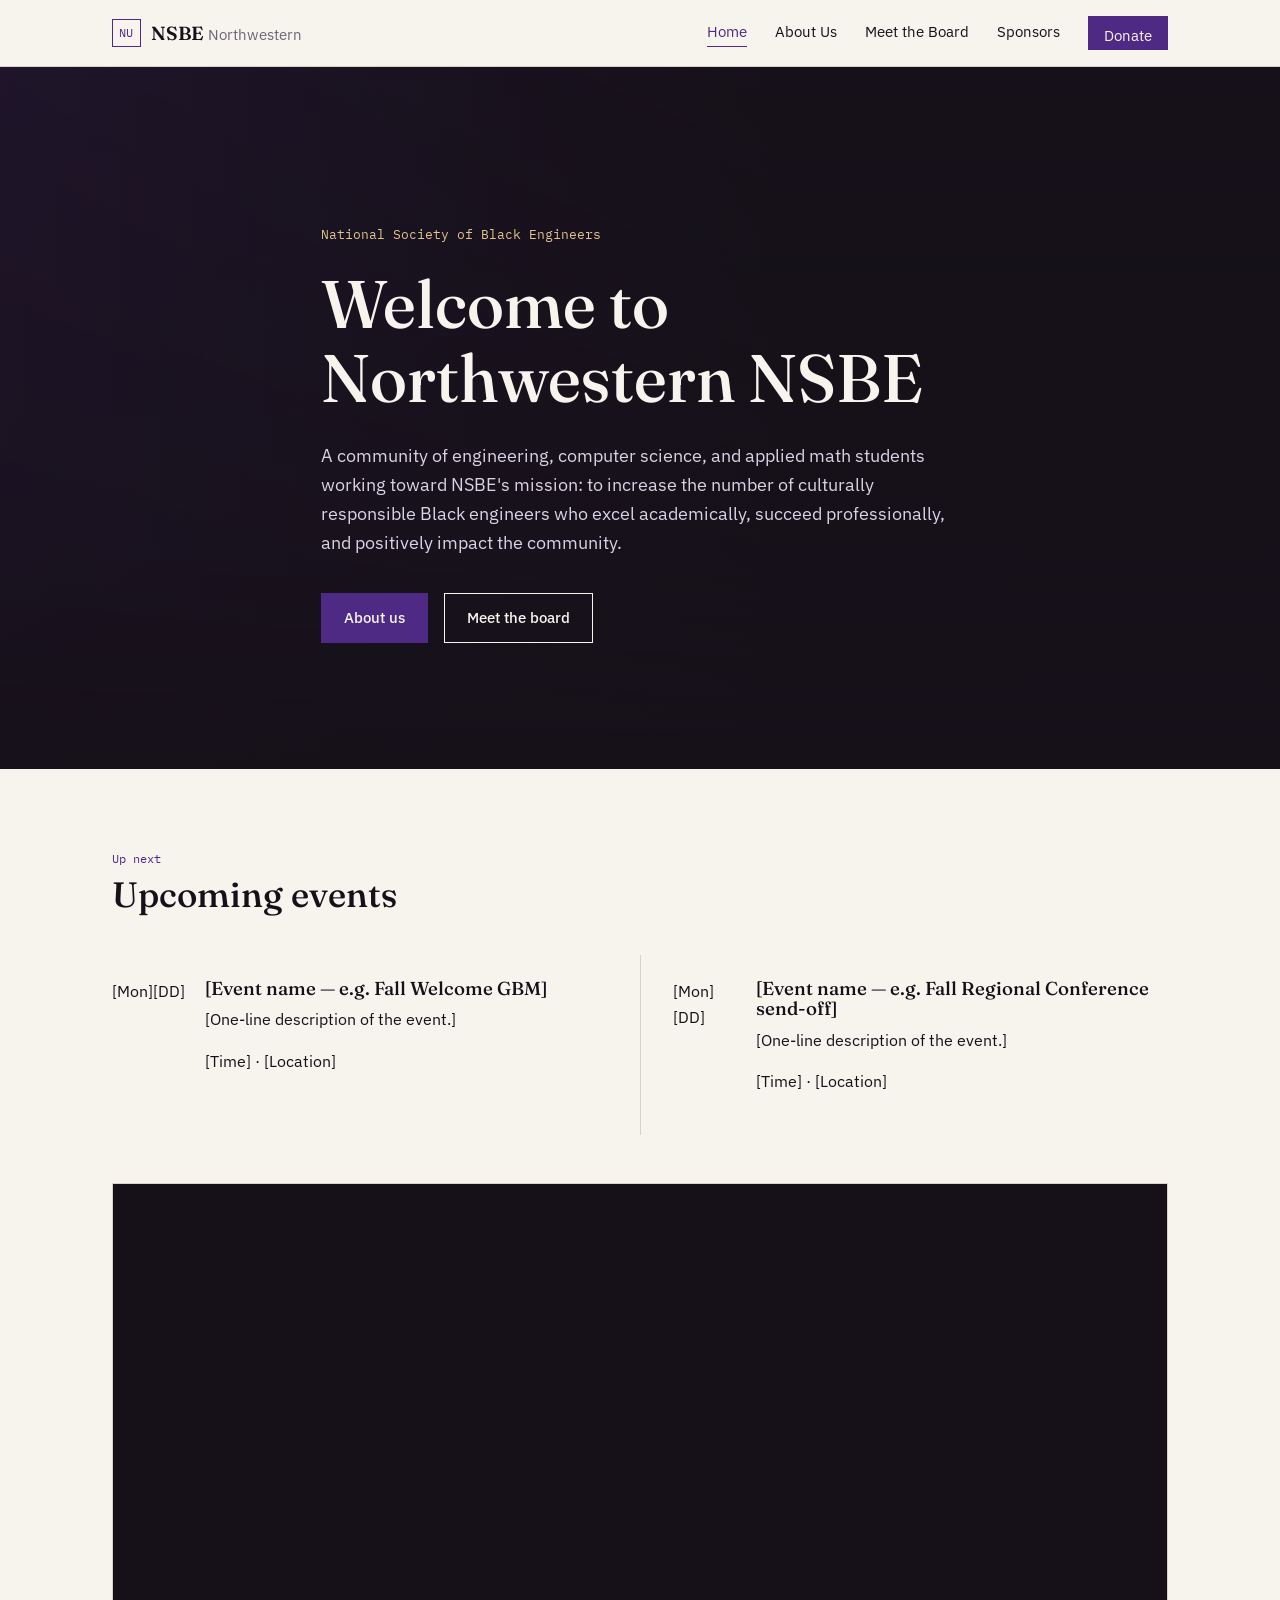
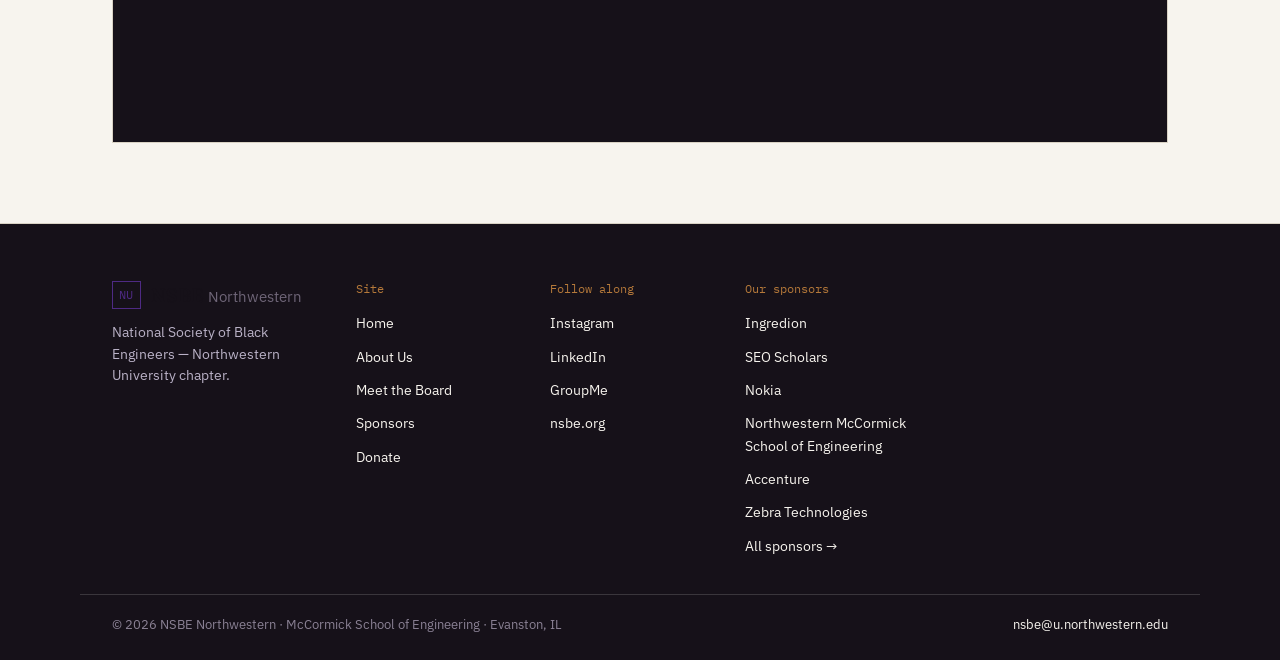
<file: index.html>
<!DOCTYPE html>
<html lang="en">
<head>
<meta charset="UTF-8">
<meta name="viewport" content="width=device-width, initial-scale=1.0">
<title>NSBE — Northwestern University Chapter</title>
<meta name="description" content="The Northwestern University chapter of the National Society of Black Engineers.">
<link rel="preconnect" href="https://fonts.googleapis.com">
<link rel="preconnect" href="https://fonts.gstatic.com" crossorigin>
<link href="https://fonts.googleapis.com/css2?family=Fraunces:ital,opsz,wght@0,9..144,400;0,9..144,500;0,9..144,600;1,9..144,500&family=IBM+Plex+Sans:wght@400;500;600&family=IBM+Plex+Mono:wght@400;500&display=swap" rel="stylesheet">
<link rel="stylesheet" href="style.css">
    <link rel="icon" href="data:image/svg+xml,<svg xmlns=%22http://www.w3.org/2000/svg%22 viewBox=%220 0 16 16%22><text y=%2214%22 font-size=%2214%22>.✨</text></svg>">
</head>
<body data-page="home">

<div id="site-header"></div>

<main id="top">

  <section class="hero hero--photo">
    <div class="hero__photos" aria-hidden="true">
      <img class="hero__photo hero__photo--1" src="images/hero-1.jpg" alt="">
      <img class="hero__photo hero__photo--2" src="images/hero-2.jpg" alt="">
      <img class="hero__photo hero__photo--3" src="images/hero-3.jpg" alt="">
      <img class="hero__photo hero__photo--4" src="images/hero-4.jpg" alt="">
      <div class="hero__photo-overlay"></div>
    </div>
    <div class="wrap hero__content">
      <p class="eyebrow-plain">National Society of Black Engineers</p>
      <h1 class="hero__title">Welcome to<br>Northwestern NSBE</h1>
      <p class="hero__lede">A community of engineering, computer science, and applied math students working toward NSBE's mission: to increase the number of culturally responsible Black engineers who excel academically, succeed professionally, and positively impact the community.</p>
      <div class="hero__actions">
        <a href="about.html" class="btn btn--primary btn--on-photo">About us</a>
        <a href="board.html" class="btn btn--ghost btn--on-photo">Meet the board</a>
      </div>
    </div>
  </section>

  <section id="events" class="section">
  <div class="wrap">
    <div class="section-head">
      <p class="section-num">Up next</p>
      <h2>Upcoming events</h2>
    </div>

    <!-- Side-by-side events container -->
    <ol class="events-grid">
      <li class="event-card event-card--left">
        <div class="event__date"><span class="event__month">[Mon]</span><span class="event__day">[DD]</span></div>
        <div class="event__body">
          <h3>[Event name — e.g. Fall Welcome GBM]</h3>
          <p>[One-line description of the event.]</p>
          <p class="event__meta">[Time] · [Location]</p>
        </div>
      </li>
      
      <li class="event-card event-card--right">
        <div class="event__date"><span class="event__month">[Mon]</span><span class="event__day">[DD]</span></div>
        <div class="event__body">
          <h3>[Event name — e.g. Fall Regional Conference send-off]</h3>
          <p>[One-line description of the event.]</p>
          <p class="event__meta">[Time] · [Location]</p>
        </div>
      </li>
    </ol>

    <!-- Rotating Image Carousel (Height: 560px) -->
    <div class="events-carousel" aria-label="Events photo gallery">
      <div class="carousel__track">
        <img class="carousel__photo" src="caro-1.jpg" alt="Event photo 1">
        <img class="carousel__photo" src="caro-2.jpg" alt="Event photo 2">
        <img class="carousel__photo" src="caro-3.jpg" alt="Event photo 3">
        <img class="carousel__photo" src="caro-4.jpg" alt="Event photo 4">
        <img class="carousel__photo" src="caro-5.jpg" alt="Event photo 5">
        <img class="carousel__photo" src="caro-6.jpg" alt="Event photo 6">
        <img class="carousel__photo" src="caro-7.jpg" alt="Event photo 7">
      </div>
    </div>

  </div>
</section>

</main>

<div id="site-footer"></div>

<script src="script.js"></script>
</body>
</html>
</file>
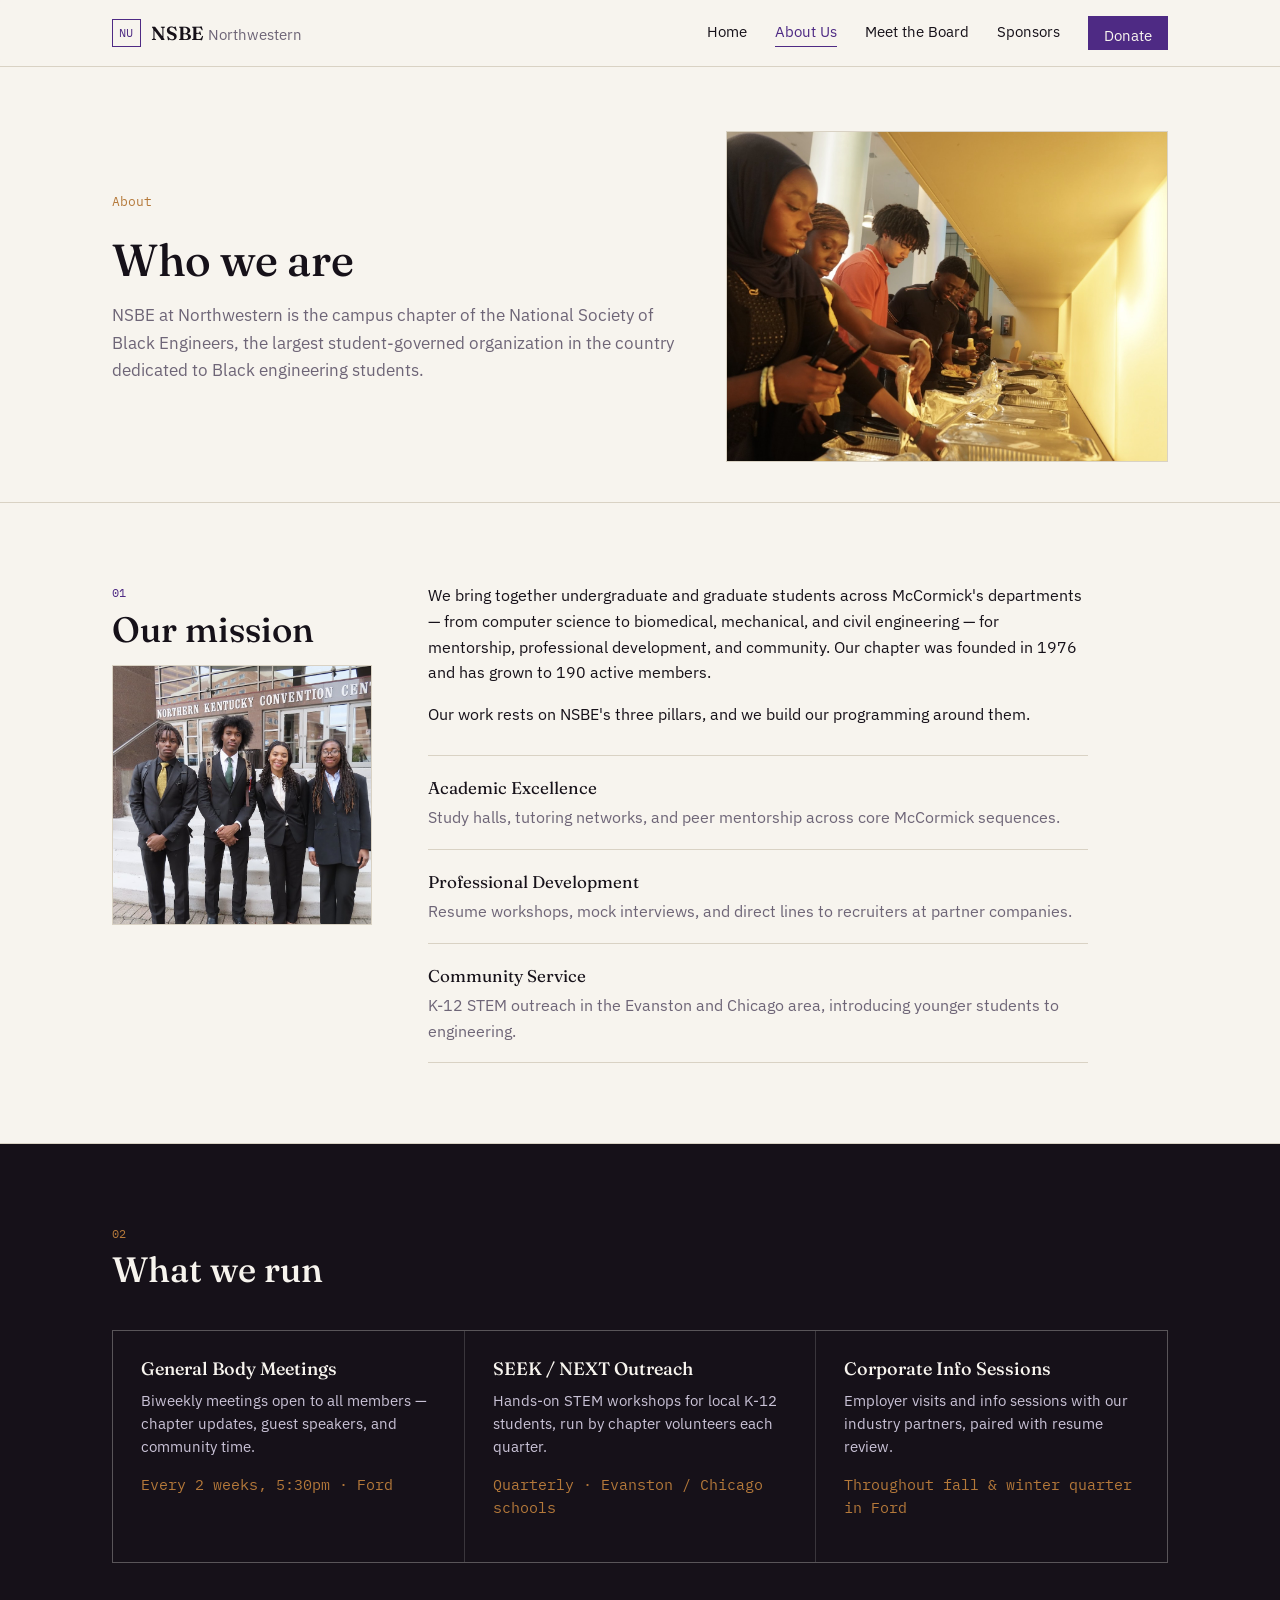
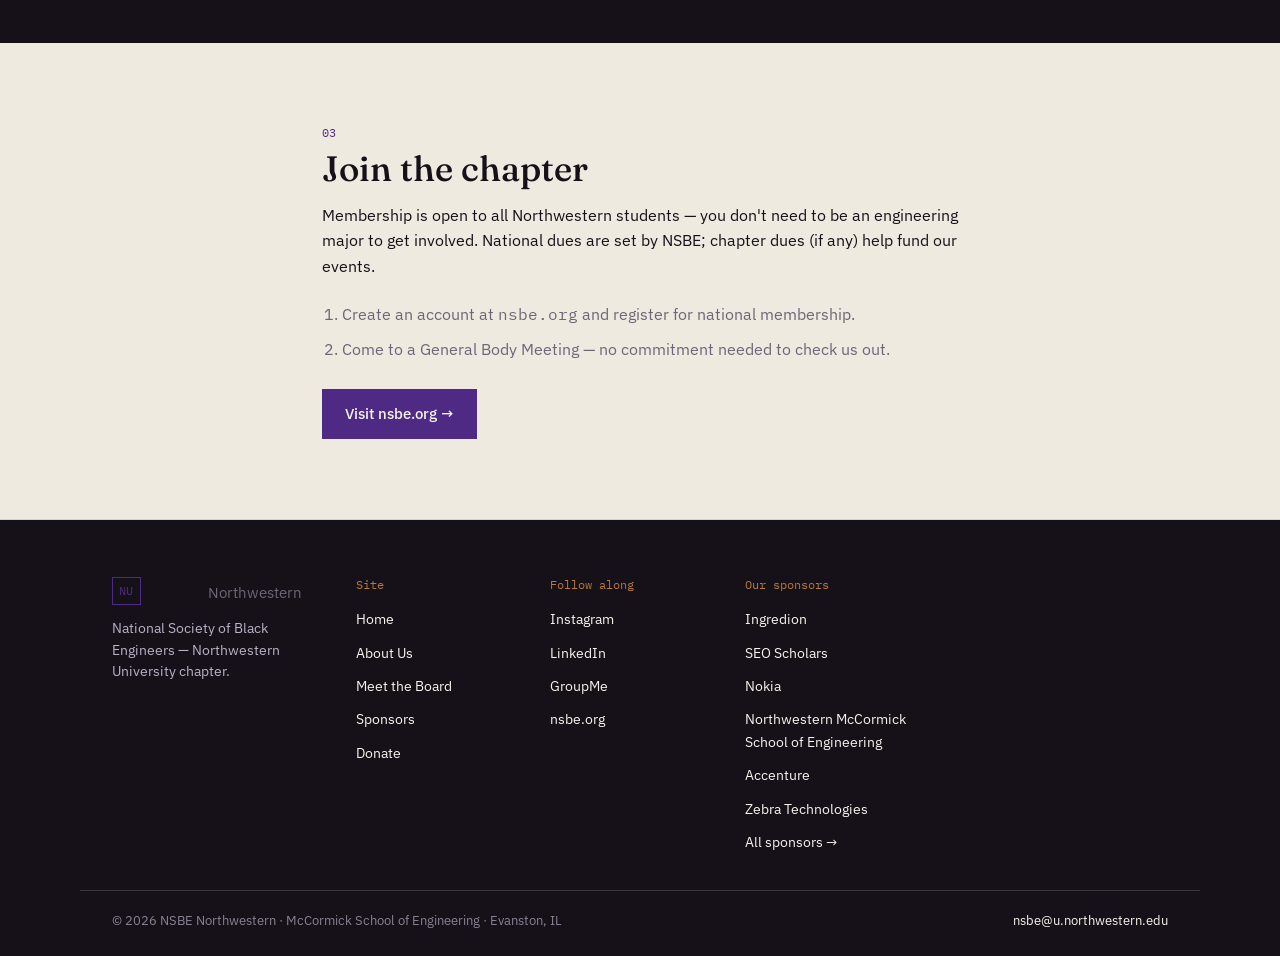
<file: about.html>
<!DOCTYPE html>
<html lang="en">
<head>
<meta charset="UTF-8">
<meta name="viewport" content="width=device-width, initial-scale=1.0">
<title>About Us — NSBE Northwestern</title>
<link rel="preconnect" href="https://fonts.googleapis.com">
<link rel="preconnect" href="https://fonts.gstatic.com" crossorigin>
<link href="https://fonts.googleapis.com/css2?family=Fraunces:ital,opsz,wght@0,9..144,400;0,9..144,500;0,9..144,600;1,9..144,500&family=IBM+Plex+Sans:wght@400;500;600&family=IBM+Plex+Mono:wght@400;500&display=swap" rel="stylesheet">
<link rel="stylesheet" href="style.css">
  <link rel="icon" href="data:image/svg+xml,<svg xmlns=%22http://www.w3.org/2000/svg%22 viewBox=%220 0 16 16%22><text y=%2214%22 font-size=%2214%22>.✨</text></svg>">
</head>
<body data-page="about">

<div id="site-header"></div>

<main>
  <section class="page-header">
    <div class="wrap page-header__grid">
      <div>
        <p class="eyebrow-plain">About</p>
        <h1>Who we are</h1>
        <p class="page-header__lede">NSBE at Northwestern is the campus chapter of the National Society of Black Engineers, the largest student-governed organization in the country dedicated to Black engineering students.</p>
      </div>
      <div class="page-header__photo">
        <img src="about us 1.jpg" alt="Photo of NSBE Northwestern members">
      </div>
    </div>
  </section>

  <section class="section">
    <div class="wrap about__grid">
      <div class="section-head">
        <p class="section-num">01</p>
        <h2>Our mission</h2>
        <div class="about__photo">
          <img src="about us 2.jpg" alt="Photo of an NSBE Northwestern event">
        </div>
      </div>
      <div class="about__body">
        <p>We bring together undergraduate and graduate students across McCormick's departments — from computer science to biomedical, mechanical, and civil engineering — for mentorship, professional development, and community. Our chapter was founded in 1976 and has grown to 190 active members.</p>
        <p>Our work rests on NSBE's three pillars, and we build our programming around them.</p>
        <ul class="pillars">
          <li><span class="pillars__label">Academic Excellence</span>Study halls, tutoring networks, and peer mentorship across core McCormick sequences.</li>
          <li><span class="pillars__label">Professional Development</span>Resume workshops, mock interviews, and direct lines to recruiters at partner companies.</li>
          <li><span class="pillars__label">Community Service</span>K-12 STEM outreach in the Evanston and Chicago area, introducing younger students to engineering.</li>
        </ul>
      </div>
    </div>
  </section>

  <section class="section section--dark">
    <div class="wrap">
      <div class="section-head section-head--light">
        <p class="section-num">02</p>
        <h2>What we run</h2>
      </div>
      <div class="programs__grid">
        <article class="program">
          <h3>General Body Meetings</h3>
          <p>Biweekly meetings open to all members — chapter updates, guest speakers, and community time.</p>
          <p class="program__meta">Every 2 weeks, 5:30pm · Ford </p>
        </article>
        <article class="program">
          <h3>SEEK / NEXT Outreach</h3>
          <p>Hands-on STEM workshops for local K-12 students, run by chapter volunteers each quarter.</p>
          <p class="program__meta">Quarterly · Evanston / Chicago schools</p>
        </article>
        <article class="program">
          <h3>Corporate Info Sessions</h3>
          <p>Employer visits and info sessions with our industry partners, paired with resume review.</p>
          <p class="program__meta">Throughout fall &amp; winter quarter in Ford</p>
        </article>
      </div>
    </div>
  </section>

  <section class="section join">
    <div class="wrap join__grid join__grid--single">
      <div>
        <p class="section-num">03</p>
        <h2>Join the chapter</h2>
        <p>Membership is open to all Northwestern students — you don't need to be an engineering major to get involved. National dues are set by NSBE; chapter dues (if any) help fund our events.</p>
        <ol class="join-steps">
          <li>Create an account at <span class="mono">nsbe.org</span> and register for national membership.</li>
          <li>Come to a General Body Meeting — no commitment needed to check us out.</li>
        </ol>
        <a href="https://nsbe.org" target="_blank" rel="noopener" class="btn btn--primary">Visit nsbe.org →</a>
      </div>
    </div>
  </section>
</main>

<div id="site-footer"></div>

<script src="script.js"></script>
</body>
</html>
</file>
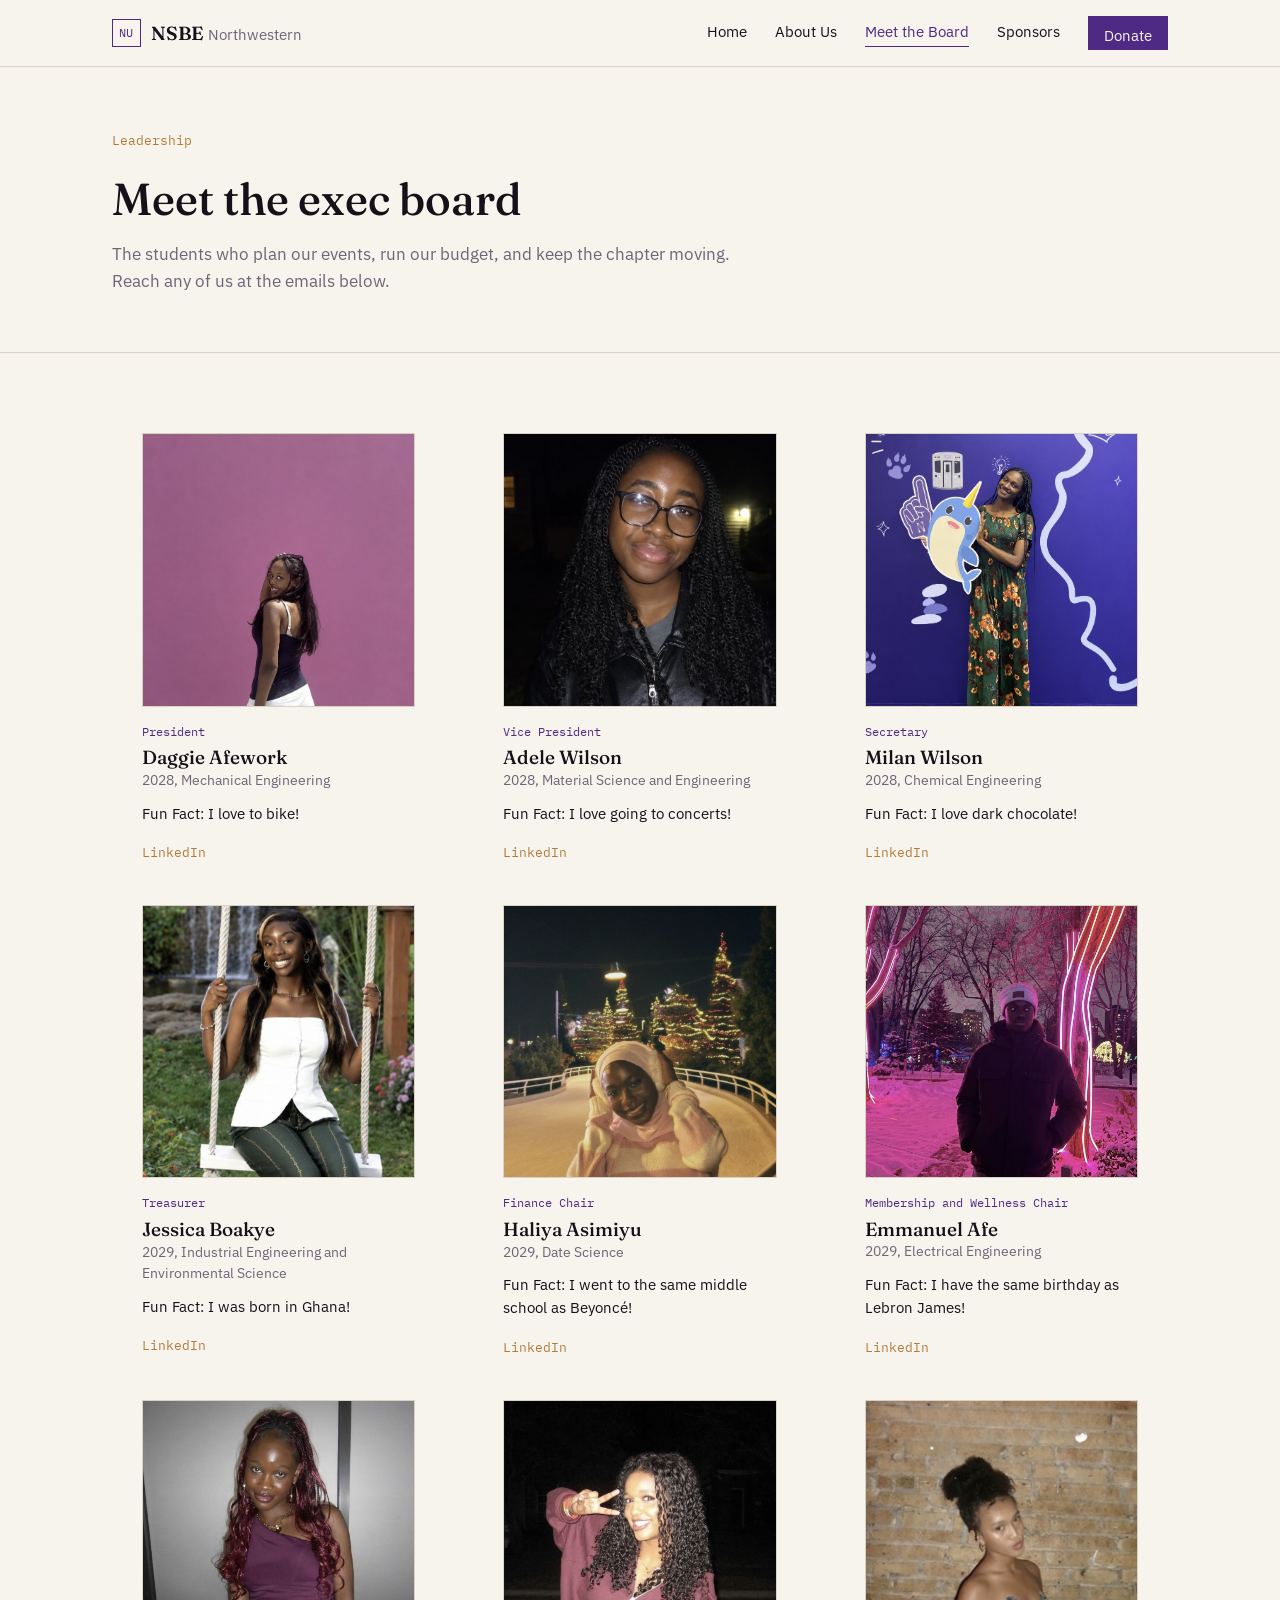
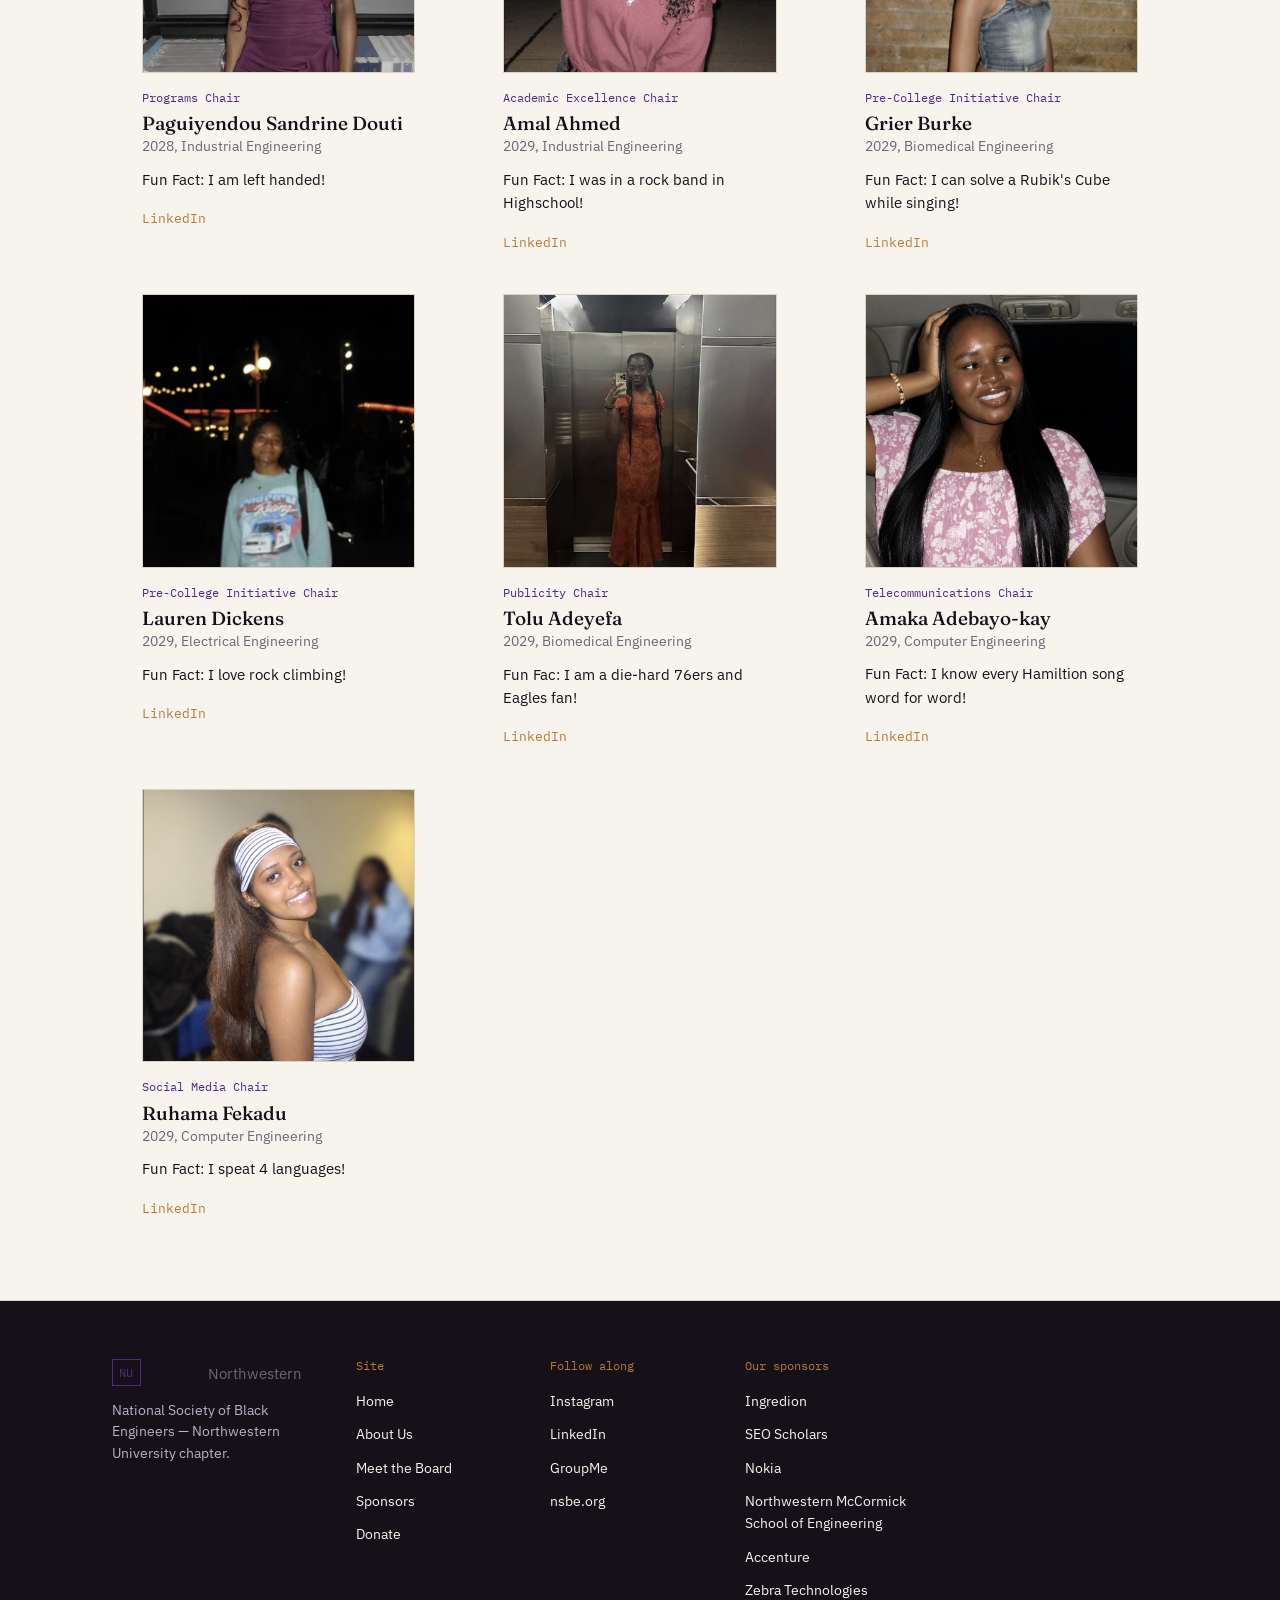
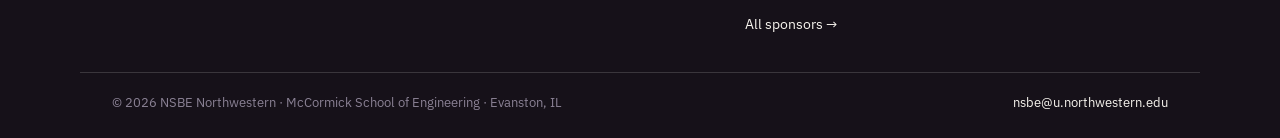
<file: board.html>
<!DOCTYPE html>
<html lang="en">
<head>
<meta charset="UTF-8">
<meta name="viewport" content="width=device-width, initial-scale=1.0">
<title>Meet the Board — NSBE Northwestern</title>
<link rel="preconnect" href="https://fonts.googleapis.com">
<link rel="preconnect" href="https://fonts.gstatic.com" crossorigin>
<link href="https://fonts.googleapis.com/css2?family=Fraunces:ital,opsz,wght@0,9..144,400;0,9..144,500;0,9..144,600;1,9..144,500&family=IBM+Plex+Sans:wght@400;500;600&family=IBM+Plex+Mono:wght@400;500&display=swap" rel="stylesheet">
<link rel="stylesheet" href="style.css">
    <link rel="icon" href="data:image/svg+xml,<svg xmlns=%22http://www.w3.org/2000/svg%22 viewBox=%220 0 16 16%22><text y=%2214%22 font-size=%2214%22>.✨</text></svg>">

</head>
<body data-page="board">

<div id="site-header"></div>

<main>
  <section class="page-header">
    <div class="wrap">
      <p class="eyebrow-plain">Leadership</p>
      <h1>Meet the exec board</h1>
      <p class="page-header__lede">The students who plan our events, run our budget, and keep the chapter moving. Reach any of us at the emails below.</p>
    </div>
  </section>

  <section class="section">
    <div class="wrap">
      <div class="board-cards">

        <article class="board-card">
          <div class="board-card__photo">
            <img src="president.jpg" alt="Photo of Daggie for the President">
          </div>
          <p class="board-card__role">President</p>
          <h3>Daggie Afework</h3>
          <p class="board-card__year">2028, Mechanical Engineering</p>
          <p class="board-card__blurb">Fun Fact: I love to bike!</p>
          <a class="board-card__linkedin" href="https://www.linkedin.com/in/dagimawetafework/" target="_blank" rel="noopener">LinkedIn</a>
        </article>

        <article class="board-card">
          <div class="board-card__photo">
            <img src="VP.jpg" alt="Portrait placeholder for the Vice President">
          </div>
          <p class="board-card__role">Vice President</p>
          <h3>Adele Wilson</h3>
          <p class="board-card__year">2028, Material Science and Engineering</p>
          <p class="board-card__blurb">Fun Fact: I love going to concerts!</p>
          <a class="board-card__linkedin" href="https://www.linkedin.com/in/adele-wilson-o/" target="_blank" rel="noopener">LinkedIn</a>
        </article>

        <article class="board-card">
          <div class="board-card__photo">
            <img src="secretart.jpg" alt="Portrait placeholder for the Secretary">
          </div>
          <p class="board-card__role">Secretary</p>
          <h3>Milan Wilson</h3>
          <p class="board-card__year">2028, Chemical Engineering</p>
          <p class="board-card__blurb">Fun Fact: I love dark chocolate!</p>
          <a class="board-card__linkedin" href="https://www.linkedin.com/in/milan-wilson2028/" target="_blank" rel="noopener">LinkedIn</a>
        </article>

        <article class="board-card">
          <div class="board-card__photo">
            <img src="Treasure.jpg" alt="Portrait placeholder for the Treasurer">
          </div>
          <p class="board-card__role">Treasurer</p>
          <h3>Jessica Boakye</h3>
          <p class="board-card__year">2029, Industrial Engineering and Environmental Science</p>
          <p class="board-card__blurb">Fun Fact: I was born in Ghana!</p>
          <a class="board-card__linkedin" href="https://www.linkedin.com/in/jessicaoboakye/" target="_blank" rel="noopener">LinkedIn</a>
        </article>

        <article class="board-card">
          <div class="board-card__photo">
            <img src="Finance chair.jpg" alt="Portrait placeholder for the Finance Chair">
          </div>
          <p class="board-card__role">Finance Chair</p>
          <h3>Haliya Asimiyu</h3>
          <p class="board-card__year">2029, Date Science</p>
          <p class="board-card__blurb">Fun Fact: I went to the same middle school as Beyoncé!</p>
          <a class="board-card__linkedin" href="https://www.linkedin.com/in/haliya-asimiyu-478878299/" target="_blank" rel="noopener">LinkedIn</a>
        </article>

        <article class="board-card">
          <div class="board-card__photo">
            <img src="mebership chair.jpg" alt="Portrait placeholder for the Membership and Wellness Chair">
          </div>
          <p class="board-card__role">Membership and Wellness Chair</p>
          <h3>Emmanuel Afe</h3>
          <p class="board-card__year">2029, Electrical Engineering</p>
          <p class="board-card__blurb">Fun Fact: I have the same birthday as Lebron James!</p>
          <a class="board-card__linkedin" href="https://www.linkedin.com/in/emmanuel-afe/" target="_blank" rel="noopener">LinkedIn</a>
        </article>

        <article class="board-card">
          <div class="board-card__photo">
            <img src="progrmas vhair.jpg" alt="Portrait placeholder for the Programs Chair">
          </div>
          <p class="board-card__role">Programs Chair</p>
          <h3>Paguiyendou Sandrine Douti</h3>
          <p class="board-card__year">2028, Industrial Engineering</p>
          <p class="board-card__blurb">Fun Fact: I am left handed!</p>
          <a class="board-card__linkedin" href="https://www.linkedin.com/in/paguiyendousandrinedouti/" target="_blank" rel="noopener">LinkedIn</a>
        </article>

        <article class="board-card">
          <div class="board-card__photo">
            <img src="andemic ex chair.jpg" alt="Portrait placeholder for the Academic Excellence Chair">
          </div>
          <p class="board-card__role">Academic Excellence Chair</p>
          <h3>Amal Ahmed</h3>
          <p class="board-card__year">2029, Industrial Engineering</p>
          <p class="board-card__blurb">Fun Fact: I was in a rock band in Highschool!</p>
          <a class="board-card__linkedin" href="https://www.linkedin.com/in/amakelech-ahmed-013bb2338/" target="_blank" rel="noopener">LinkedIn</a>
        </article>

        <article class="board-card">
          <div class="board-card__photo">
            <img src="PCI 1.jpg" alt="Portrait placeholder for a Pre-College Initiative Chair">
          </div>
          <p class="board-card__role">Pre-College Initiative Chair</p>
          <h3>Grier Burke</h3>
          <p class="board-card__year">2029, Biomedical Engineering</p>
          <p class="board-card__blurb">Fun Fact: I can solve a Rubik's Cube while singing!</p>
          <a class="board-card__linkedin" href="https://www.linkedin.com/in/grier-burke-76784b2ba/" target="_blank" rel="noopener">LinkedIn</a>
        </article>

        <article class="board-card">
          <div class="board-card__photo">
            <img src="PCI 2.jpg" alt="Portrait placeholder for a Pre-College Initiative Chair">
          </div>
          <p class="board-card__role">Pre-College Initiative Chair</p>
          <h3>Lauren Dickens</h3>
          <p class="board-card__year">2029, Electrical Engineering</p>
          <p class="board-card__blurb">Fun Fact: I love rock climbing!</p>
          <a class="board-card__linkedin" href="https://www.linkedin.com/in/lauren-dickens-354b90353/" target="_blank" rel="noopener">LinkedIn</a>
        </article>

        <article class="board-card">
          <div class="board-card__photo">
            <img src="Publicity.jpg" alt="Portrait placeholder for the Publicity Chair">
          </div>
          <p class="board-card__role">Publicity Chair</p>
          <h3>Tolu Adeyefa</h3>
          <p class="board-card__year">2029, Biomedical Engineering</p>
          <p class="board-card__blurb">Fun Fac: I am a die-hard 76ers and Eagles fan!</p>
          <a class="board-card__linkedin" href="https://www.linkedin.com/in/tolu-adeyefa/" target="_blank" rel="noopener">LinkedIn</a>
        </article>

        <article class="board-card">
          <div class="board-card__photo">
            <img src="telrcom .jpg" alt="Portrait placeholder for the Telecommunications Chair">
          </div>
          <p class="board-card__role">Telecommunications Chair</p>
          <h3>Amaka Adebayo-kay</h3>
          <p class="board-card__year">2029, Computer Engineering</p>
          <p class="board-card__blurb">Fun Fact: I know every Hamiltion song word for word!</p>
          <a class="board-card__linkedin" href="https://www.linkedin.com/in/amaka-adebayo-kay-32199b319/" target="_blank" rel="noopener">LinkedIn</a>
        </article>

        <article class="board-card">
          <div class="board-card__photo">
            <img src="social.jpg" alt="Portrait placeholder for the Social Media Chair">
          </div>
          <p class="board-card__role">Social Media Chair</p>
          <h3>Ruhama Fekadu</h3>
          <p class="board-card__year">2029, Computer Engineering</p>
          <p class="board-card__blurb">Fun Fact: I speat 4 languages!</p>
          <a class="board-card__linkedin" href="https://www.linkedin.com/in/ruhama-fekadu-308628388/" target="_blank" rel="noopener">LinkedIn</a>
        </article>

      </div>
    </div>
  </section>
</main>

<div id="site-footer"></div>

<script src="script.js"></script>
</body>
</html>
</file>
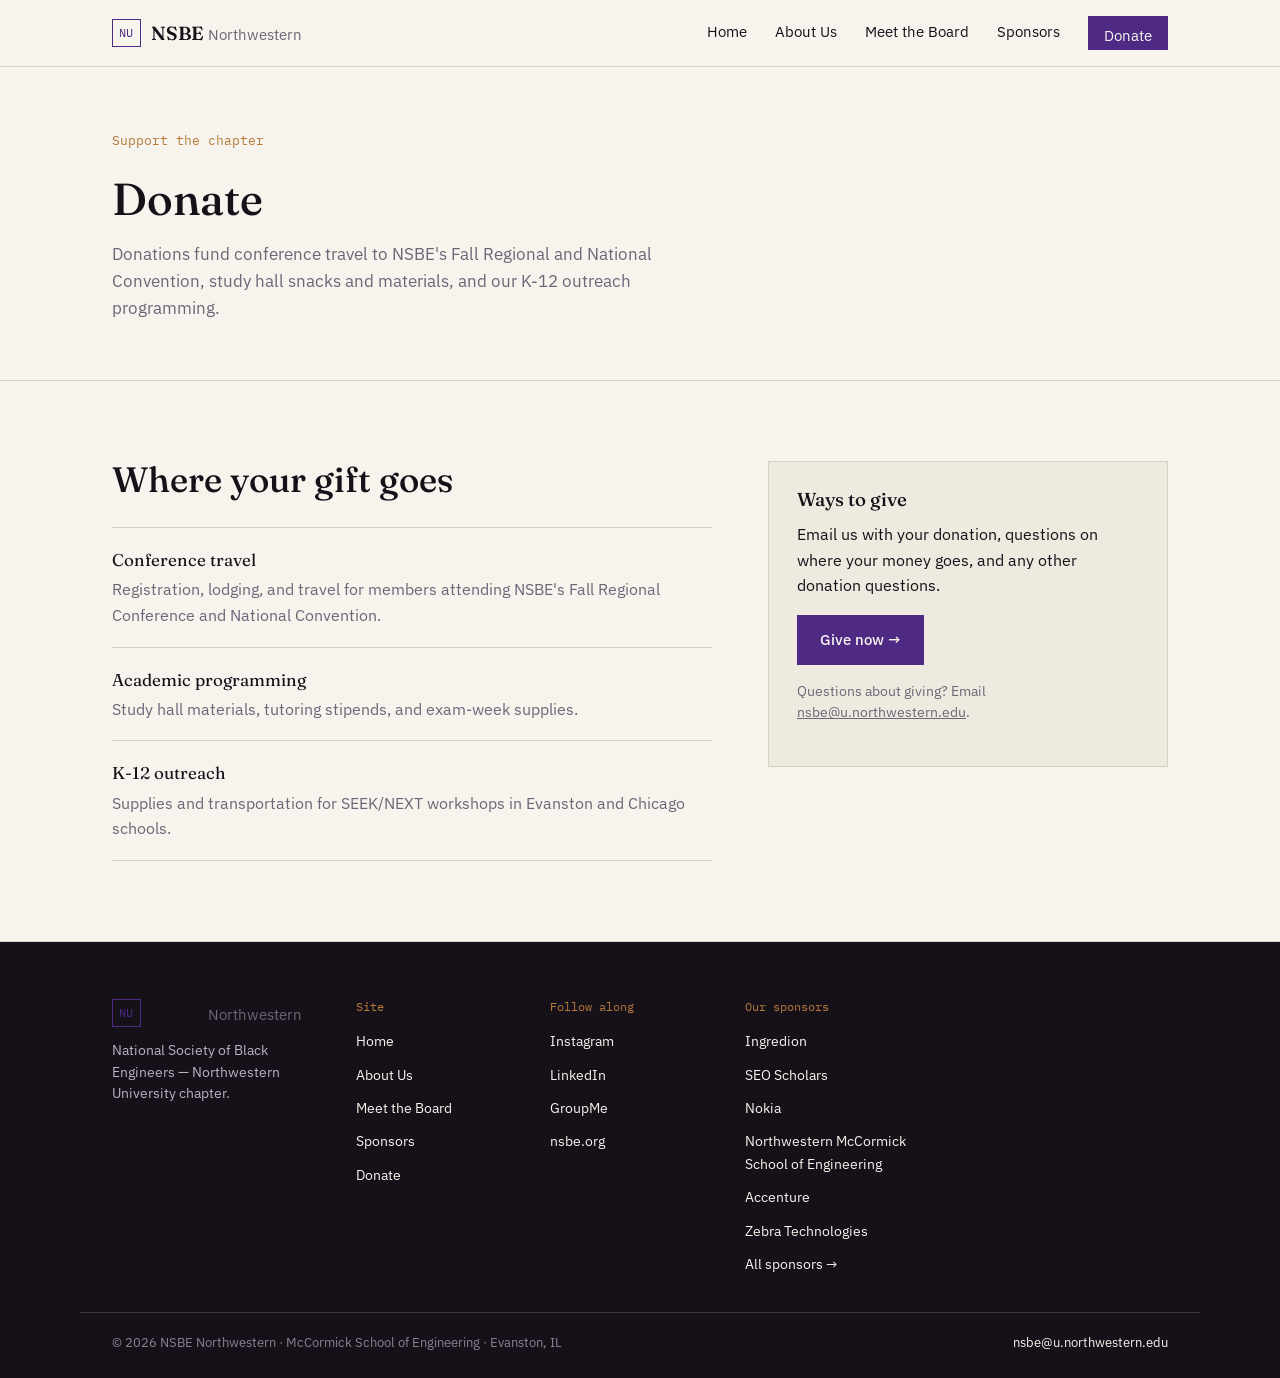
<file: donate.html>
<!DOCTYPE html>
<html lang="en">
<head>
<meta charset="UTF-8">
<meta name="viewport" content="width=device-width, initial-scale=1.0">
<title>Donate — NSBE Northwestern</title>
<link rel="preconnect" href="https://fonts.googleapis.com">
<link rel="preconnect" href="https://fonts.gstatic.com" crossorigin>
<link href="https://fonts.googleapis.com/css2?family=Fraunces:ital,opsz,wght@0,9..144,400;0,9..144,500;0,9..144,600;1,9..144,500&family=IBM+Plex+Sans:wght@400;500;600&family=IBM+Plex+Mono:wght@400;500&display=swap" rel="stylesheet">
<link rel="stylesheet" href="style.css">
    <link rel="icon" href="data:image/svg+xml,<svg xmlns=%22http://www.w3.org/2000/svg%22 viewBox=%220 0 16 16%22><text y=%2214%22 font-size=%2214%22>.✨</text></svg>">
</head>
<body data-page="donate">

<div id="site-header"></div>

<main>
  <section class="page-header">
    <div class="wrap">
      <p class="eyebrow-plain">Support the chapter</p>
      <h1>Donate</h1>
      <p class="page-header__lede">Donations fund conference travel to NSBE's Fall Regional and National Convention, study hall snacks and materials, and our K-12 outreach programming.</p>
    </div>
  </section>

  <section class="section">
    <div class="wrap donate__grid">
      <div class="donate__where">
        <h2>Where your gift goes</h2>
        <ul class="pillars">
          <li><span class="pillars__label">Conference travel</span>Registration, lodging, and travel for members attending NSBE's Fall Regional Conference and National Convention.</li>
          <li><span class="pillars__label">Academic programming</span>Study hall materials, tutoring stipends, and exam-week supplies.</li>
          <li><span class="pillars__label">K-12 outreach</span>Supplies and transportation for SEEK/NEXT workshops in Evanston and Chicago schools.</li>
        </ul>
      </div>
      <aside class="donate__card">
  <h3>Ways to give</h3>
  <p>Email us with your donation, questions on where your money goes, and any other donation questions.</p>
  <a href="mailto:nu.nsbe.treasurer@gmail.com" class="btn btn--primary">Give now →</a>
  <p class="donate__note">Questions about giving? Email <a href="mailto:nu.nsbe.treasurer@gmail.com">nsbe@u.northwestern.edu</a>.</p>
</aside>
    </div>
  </section>
</main>

<div id="site-footer"></div>

<script src="script.js"></script>
</body>
</html>
</file>
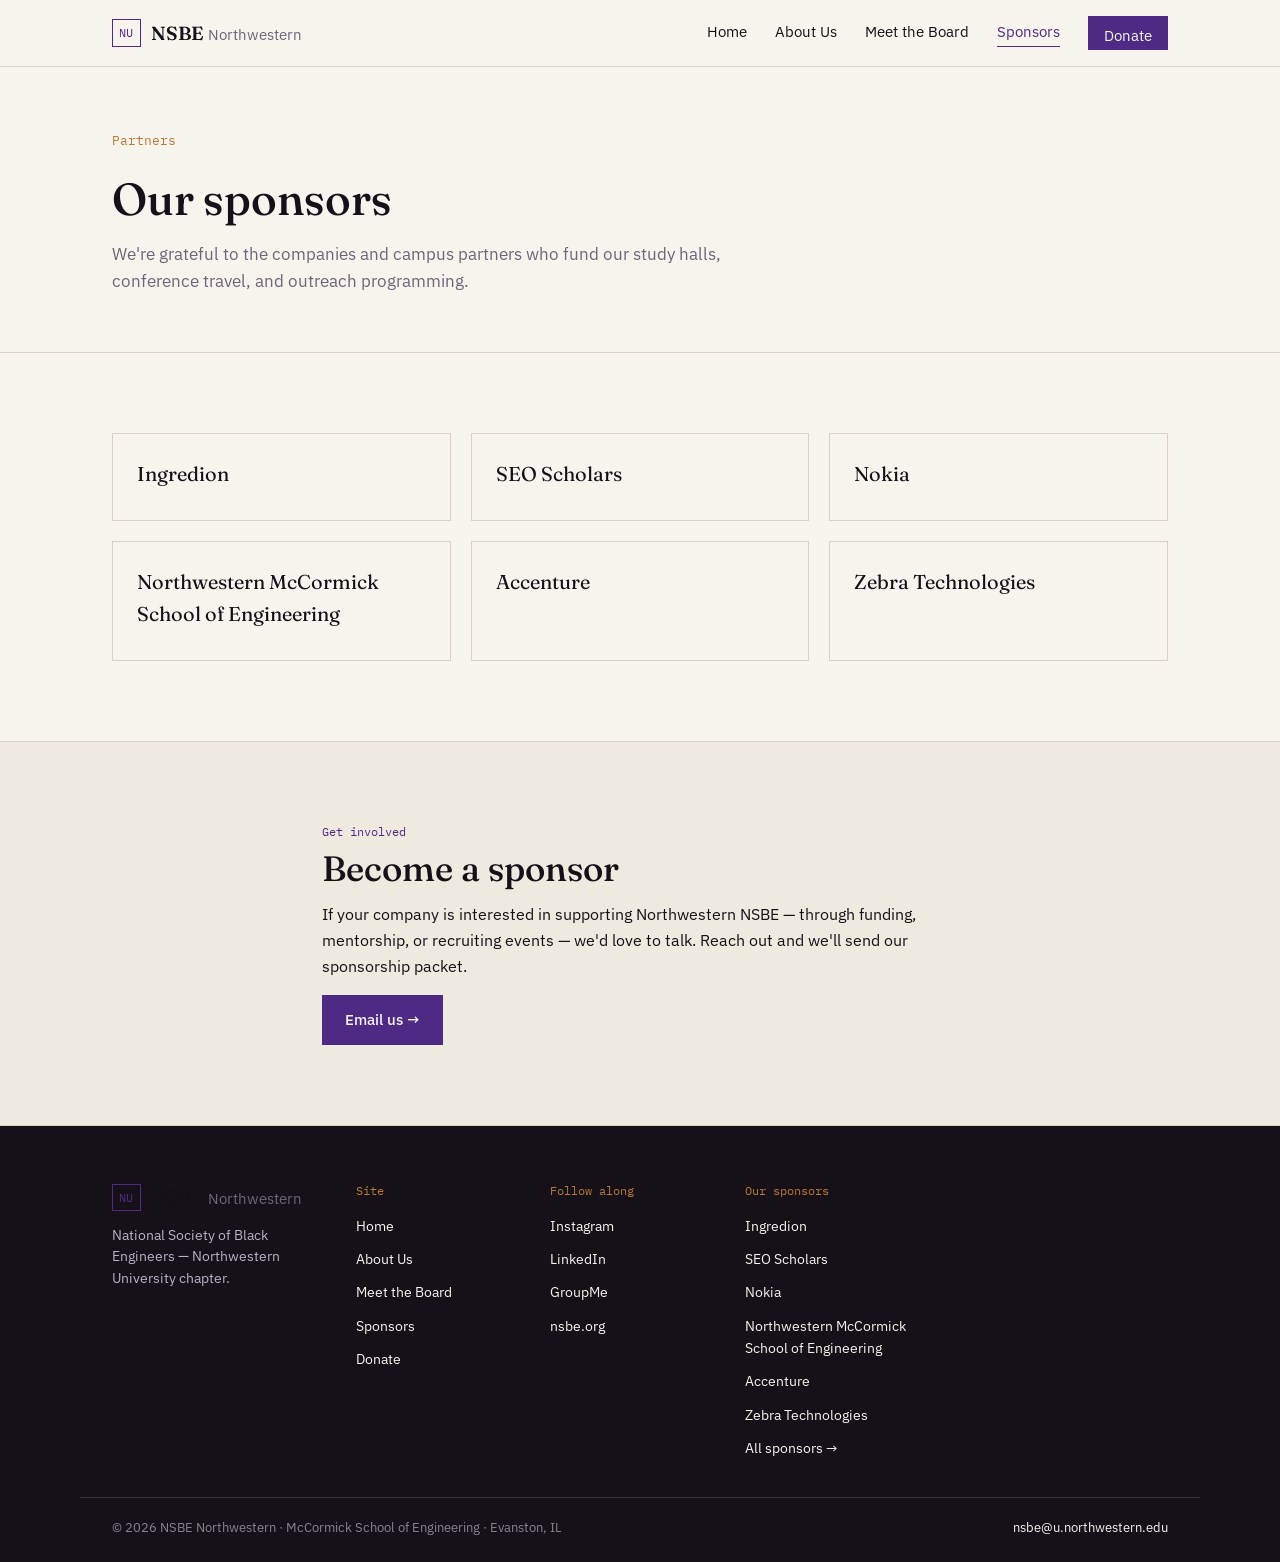
<file: sponsors.html>
<!DOCTYPE html>
<html lang="en">
<head>
<meta charset="UTF-8">
<meta name="viewport" content="width=device-width, initial-scale=1.0">
<title>Sponsors — NSBE Northwestern</title>
<link rel="preconnect" href="https://fonts.googleapis.com">
<link rel="preconnect" href="https://fonts.gstatic.com" crossorigin>
<link href="https://fonts.googleapis.com/css2?family=Fraunces:ital,opsz,wght@0,9..144,400;0,9..144,500;0,9..144,600;1,9..144,500&family=IBM+Plex+Sans:wght@400;500;600&family=IBM+Plex+Mono:wght@400;500&display=swap" rel="stylesheet">
<link rel="stylesheet" href="style.css">
    <link rel="icon" href="data:image/svg+xml,<svg xmlns=%22http://www.w3.org/2000/svg%22 viewBox=%220 0 16 16%22><text y=%2214%22 font-size=%2214%22>.✨</text></svg>">
</head>
<body data-page="sponsors">

<div id="site-header"></div>

<main>
  <section class="page-header">
    <div class="wrap">
      <p class="eyebrow-plain">Partners</p>
      <h1>Our sponsors</h1>
      <p class="page-header__lede">We're grateful to the companies and campus partners who fund our study halls, conference travel, and outreach programming.</p>
    </div>
  </section>

  <section class="section">
    <div class="wrap">
      <div class="sponsor-tier">
        <a id="sponsor-1" class="sponsor-card" href="https://www.ingredion.com" target="_blank" rel="noopener">
          <span class="sponsor-card__name">Ingredion</span>
        </a>
        <a id="sponsor-2" class="sponsor-card" href="https://www.seo-usa.org/scholars/" target="_blank" rel="noopener">
          <span class="sponsor-card__name">SEO Scholars</span>
        </a>
        <a id="sponsor-3" class="sponsor-card" href="https://www.nokia.com" target="_blank" rel="noopener">
          <span class="sponsor-card__name">Nokia</span>
        </a>
        <a id="sponsor-4" class="sponsor-card" href="https://www.mccormick.northwestern.edu" target="_blank" rel="noopener">
          <span class="sponsor-card__name">Northwestern McCormick School of Engineering</span>
        </a>
        <a id="sponsor-5" class="sponsor-card" href="https://www.accenture.com" target="_blank" rel="noopener">
          <span class="sponsor-card__name">Accenture</span>
        </a>
        <a id="sponsor-6" class="sponsor-card" href="https://www.zebra.com" target="_blank" rel="noopener">
          <span class="sponsor-card__name">Zebra Technologies</span>
        </a>
      </div>
    </div>
  </section>

  <section class="section join">
    <div class="wrap join__grid join__grid--single">
      <div>
        <p class="section-num">Get involved</p>
        <h2>Become a sponsor</h2>
        <p>If your company is interested in supporting Northwestern NSBE — through funding, mentorship, or recruiting events — we'd love to talk. Reach out and we'll send our sponsorship packet.</p>
        <a href="mailto:nsbe@u.northwestern.edu" class="btn btn--primary">Email us →</a>
      </div>
    </div>
  </section>
</main>

<div id="site-footer"></div>

<script src="script.js"></script>
</body>
</html>
</file>
<file: style.css>
/* ---------------------------------------------------
   NSBE Northwestern — tokens
--------------------------------------------------- */
:root{
  --purple: #4E2A84;
  --purple-deep: #34205a;
  --ink: #161119;
  --paper: #F7F4EE;
  --paper-dim: #EFEAE0;
  --brass: #B5793A;
  --grey: #6E6577;
  --line: #D9D2C4;
  --line-dark: rgba(247,244,238,0.16);

  --font-display: 'Fraunces', serif;
  --font-body: 'IBM Plex Sans', sans-serif;
  --font-mono: 'IBM Plex Mono', monospace;

  --max: 1120px;
}

*{ box-sizing: border-box; }
html{ scroll-behavior: smooth; }

body{
  margin:0;
  background: var(--paper);
  color: var(--ink);
  font-family: var(--font-body);
  font-size: 16px;
  line-height: 1.6;
  -webkit-font-smoothing: antialiased;
}

h1,h2,h3{
  font-family: var(--font-display);
  font-weight: 500;
  color: var(--ink);
  margin: 0 0 0.4em;
  line-height: 1.1;
}

p{ margin: 0 0 1em; color: var(--ink); }
a{ color: inherit; }

.wrap{
  max-width: var(--max);
  margin: 0 auto;
  padding: 0 32px;
}

.mono{ font-family: var(--font-mono); }

@media (prefers-reduced-motion: reduce){
  html{ scroll-behavior: auto; }
  *{ animation: none !important; transition: none !important; }
}

/* ---------------------------------------------------
   Blueprint corner marks (fixed, decorative)
--------------------------------------------------- */
.corner{
  position: fixed;
  width: 22px; height: 22px;
  border: 1px solid var(--brass);
  opacity: 0.55;
  z-index: 50;
  pointer-events: none;
}
.corner--tl{ top: 14px; left: 14px; border-right: none; border-bottom: none; }
.corner--tr{ top: 14px; right: 14px; border-left: none; border-bottom: none; }
@media (max-width: 720px){ .corner{ display:none; } }

/* ---------------------------------------------------
   Header
--------------------------------------------------- */
.site-header{
  position: sticky; top: 0; z-index: 40;
  background: rgba(247,244,238,0.92);
  backdrop-filter: saturate(140%) blur(6px);
  border-bottom: 1px solid var(--line);
}
.site-header__row{
  display:flex; align-items:center; justify-content:space-between;
  padding-top: 16px; padding-bottom: 16px;
}
.brand{
  display:flex; align-items:center; gap:10px;
  text-decoration:none; color: var(--ink);
}
.brand__mark{
  font-family: var(--font-mono);
  font-size: 12px;
  border: 1px solid var(--purple);
  color: var(--purple);
  padding: 3px 6px;
  letter-spacing: 0.04em;
}
.brand__text{
  font-family: var(--font-display);
  font-size: 19px;
  font-weight: 600;
}
.brand__sub{
  font-family: var(--font-body);
  font-weight: 400;
  font-size: 15px;
  color: var(--grey);
}

.primary-nav{ display:flex; align-items:center; gap: 28px; }
.primary-nav a{
  text-decoration:none;
  font-size: 15px;
  color: var(--ink);
  border-bottom: 1px solid transparent;
  padding-bottom: 2px;
  transition: border-color 0.15s ease;
}
.primary-nav a:hover{ border-color: var(--brass); }
.primary-nav a.is-active{ border-color: var(--purple); color: var(--purple); }
.nav-cta{
  background: var(--purple);
  color: var(--paper) !important;
  padding: 8px 16px;
  border-bottom: none !important;
}
.nav-cta:hover{ background: var(--purple-deep); }

.nav-toggle{
  display:none;
  flex-direction: column;
  gap: 5px;
  background:none; border:none; cursor:pointer;
  padding: 6px;
}
.nav-toggle span{ width: 22px; height: 2px; background: var(--ink); display:block; }

@media (max-width: 860px){
  .nav-toggle{ display:flex; }
  .primary-nav{
    position:absolute; top:100%; left:0; right:0;
    background: var(--paper);
    border-bottom: 1px solid var(--line);
    flex-direction: column;
    align-items: flex-start;
    gap: 0;
    max-height: 0;
    overflow: hidden;
    transition: max-height 0.25s ease;
  }
  .primary-nav.is-open{ max-height: 420px; }
  .primary-nav a{
    width:100%;
    padding: 14px 32px;
    border-bottom: 1px solid var(--line);
  }
  .nav-cta{ margin: 14px 32px; text-align:center; }
}

/* ---------------------------------------------------
   Hero — photo crossfade (home page welcome banner)
--------------------------------------------------- */
.hero{
  position: relative;
  overflow: hidden;
  border-bottom: 1px solid var(--line);
}
.hero--photo{
  min-height: 78vh;
  display: flex;
  align-items: center;
  padding: 120px 0 80px;
  border-bottom: none;
  color: var(--paper);
}
.hero__photos{
  position: absolute; inset: 0;
  background: var(--ink);
}
.hero__photo{
  position: absolute; inset: 0;
  width: 100%; height: 100%;
  object-fit: cover;
  object-position: center;
  opacity: 0;
  animation: hero-fade 24s infinite;
  will-change: opacity, transform;
}
.hero__photo--1{ animation-delay: 0s; }
.hero__photo--2{ animation-delay: -6s; }
.hero__photo--3{ animation-delay: -12s; }
.hero__photo--4{ animation-delay: -18s; }

@keyframes hero-fade{
  0%   { opacity: 0; transform: scale(1.02); }
  4%   { opacity: 0.34; }
  22%  { opacity: 0.34; }
  28%  { opacity: 0; transform: scale(1.09); }
  100% { opacity: 0; }
}
@media (prefers-reduced-motion: reduce){
  .hero__photo{ animation: none; opacity: 0.22; }
  .hero__photo--2, .hero__photo--3, .hero__photo--4{ display: none; }
}

.hero__photo-overlay{
  position: absolute; inset: 0;
  background:
    linear-gradient(180deg, rgba(22,17,25,0.55) 0%, rgba(22,17,25,0.78) 70%, var(--ink) 100%),
    linear-gradient(90deg, rgba(78,42,132,0.35), transparent 60%);
}

.hero__content{ position: relative; max-width: 760px; z-index: 2; }
.eyebrow-plain{
  font-family: var(--font-mono);
  font-size: 13px;
  color: var(--brass);
  margin-bottom: 22px;
}
.hero--photo .eyebrow-plain{ color: #E3C48F; }
.hero__title{
  font-size: clamp(2.6rem, 6vw, 4.2rem);
  color: var(--paper);
}
.hero__lede{
  font-size: 18px;
  color: #DAD3E6;
  max-width: 58ch;
  margin-top: 18px;
}
.hero__actions{ display:flex; gap: 16px; margin: 36px 0 8px; flex-wrap: wrap; }
.btn--on-photo.btn--ghost{ border-color: var(--paper); color: var(--paper); }
.btn--on-photo.btn--ghost:hover{ border-color: var(--brass); color: var(--brass); }

/* Simple page header used on About / Board / Sponsors / Donate */
.page-header{
  padding: 64px 0 40px;
  border-bottom: 1px solid var(--line);
}
.page-header h1{ font-size: clamp(2rem, 4vw, 2.8rem); }
.page-header__lede{
  max-width: 62ch;
  color: var(--grey);
  font-size: 17px;
  margin-top: 12px;
}
.page-header__grid{
  display: grid;
  grid-template-columns: 1.3fr 1fr;
  gap: 40px;
  align-items: center;
}
.page-header__photo img{
  width: 100%;
  aspect-ratio: 4 / 3;
  object-fit: cover;
  border: 1px solid var(--line);
  display: block;
}
@media (max-width: 780px){
  .page-header__grid{ grid-template-columns: 1fr; }
}
.about__photo{ margin-top: 16px; }
.about__photo img{
  width: 100%;
  aspect-ratio: 1 / 1;
  object-fit: cover;
  border: 1px solid var(--line);
  display: block;
}

.btn{
  display:inline-block;
  font-family: var(--font-body);
  font-weight: 500;
  font-size: 15px;
  text-decoration: none;
  padding: 12px 22px;
  border: 1px solid var(--purple);
  cursor: pointer;
}
.btn--primary{ background: var(--purple); color: var(--paper); }
.btn--primary:hover{ background: var(--purple-deep); border-color: var(--purple-deep); }
.btn--ghost{ background: transparent; color: var(--ink); border-color: var(--ink); }
.btn--ghost:hover{ border-color: var(--brass); color: var(--brass); }

/* ---------------------------------------------------
   Sections (generic)
--------------------------------------------------- */
.section{ padding: 80px 0; border-bottom: 1px solid var(--line); }
.section--dark{
  background: var(--ink);
  border-bottom: none;
}
.section--dark h2, .section--dark h3, .section--dark p{ color: var(--paper); }
.section--dark .section-num{ color: var(--brass); }

.section-head{ margin-bottom: 40px; }
.section-num{
  font-family: var(--font-mono);
  font-size: 12px;
  color: var(--purple);
  margin: 0 0 8px;
}
.section-head--light .section-num{ color: var(--brass); }
.section h2{ font-size: clamp(1.7rem, 3vw, 2.2rem); }

/* About */
.about__grid{
  display:grid;
  grid-template-columns: 260px 1fr;
  gap: 56px;
}
.about__body{ max-width: 66ch; }
.pillars{
  list-style: none;
  margin: 28px 0 0;
  padding: 0;
  border-top: 1px solid var(--line);
}
.pillars li{
  padding: 18px 0;
  border-bottom: 1px solid var(--line);
  color: var(--grey);
}
.pillars__label{
  display:block;
  font-family: var(--font-display);
  font-size: 17px;
  color: var(--ink);
  margin-bottom: 4px;
}
@media (max-width: 560px){
  .about__grid{ grid-template-columns: 1fr; gap: 24px; }
}

/* Programs */
.programs__grid{
  display:grid;
  grid-template-columns: repeat(auto-fit, minmax(230px, 1fr));
  gap: 1px;
  background: var(--line-dark);
  border: 1px solid var(--line-dark);
}
.program{
  background: var(--ink);
  padding: 28px;
}
.program h3{ font-size: 18px; margin-bottom: 10px; }
.program p{ color: #C9C2D6; font-size: 14.5px; }
.program__meta{
  font-family: var(--font-mono);
  font-size: 12.5px;
  color: var(--brass) !important;
  margin-top: 14px;
}

/* ---------------------------------------------------
   Side-by-Side Events & Carousel Layout (events)
--------------------------------------------------- */

/* Grid container for side-by-side events */
.events-grid {
  display: grid;
  grid-template-columns: 1fr 1fr;
  list-style: none;
  margin: 0;
  padding: 0;
}

/* Base event card formatting */
.event-card {
  display: flex;
  gap: 20px;
  padding: 24px 0;
}

/* First event: content aligned left, open on left */
.event-card--left {
  padding-right: 32px;
}

/* Second event: line on middle separating events, open on right */
.event-card--right {
  padding-left: 32px;
  border-left: 1px solid var(--line);
}

/* Mobile responsive fallback for event layout */
@media (max-width: 560px) {
  .events-grid {
    grid-template-columns: 1fr;
  }
  .event-card--left {
    padding-right: 0;
    border-bottom: 1px solid var(--line);
  }
  .event-card--right {
    padding-left: 0;
    border-left: none;
  }
}

/* Rotating Carousel Styling (Height: 560px) */
.events-carousel {
  position: relative;
  width: 100%;
  height: 560px;
  margin-top: 48px;
  overflow: hidden;
  border: 1px solid var(--line);
  background: var(--ink);
}

.carousel__track {
  position: relative;
  width: 100%;
  height: 100%;
}

.carousel__photo {
  position: absolute;
  inset: 0;
  width: 100%;
  height: 100%;
  object-fit: cover;
  opacity: 0;
  animation: carousel-fade 28s infinite;
  will-change: opacity, transform;
}

/* 7-Image Animation Delays (28s total loop / 4s per image) */
.carousel__photo:nth-child(1) { animation-delay: 0s; }
.carousel__photo:nth-child(2) { animation-delay: 4s; }
.carousel__photo:nth-child(3) { animation-delay: 8s; }
.carousel__photo:nth-child(4) { animation-delay: 12s; }
.carousel__photo:nth-child(5) { animation-delay: 16s; }
.carousel__photo:nth-child(6) { animation-delay: 20s; }
.carousel__photo:nth-child(7) { animation-delay: 24s; }

@keyframes carousel-fade {
  0%   { opacity: 0; transform: scale(1); }
  3%   { opacity: 1; }
  14%  { opacity: 1; }
  17%  { opacity: 0; transform: scale(1.03); }
  100% { opacity: 0; }
}

@media (prefers-reduced-motion: reduce) {
  .carousel__photo {
    animation: none;
    opacity: 0;
  }
  .carousel__photo:first-child {
    opacity: 1;
  }
}
/* Board (meet-the-board page) */
.board-cards{
  display:grid;
  grid-template-columns: repeat(3, 1fr);
  gap: 40px 28px;
}
@media (max-width: 860px){
  .board-cards{ grid-template-columns: repeat(2, 1fr); }
}
@media (max-width: 560px){
  .board-cards{ grid-template-columns: 1fr; }
}
.board-card{ padding: 0 9%; }
.board-card__photo{
  aspect-ratio: 1 / 1;
  width: 100%;
  margin: 0 0 16px;
  overflow: hidden;
  border: 1px solid var(--line);
}
.board-card__photo img{ width:100%; height:100%; object-fit: cover; display:block; }
.board-card__role{
  font-family: var(--font-mono);
  font-size: 11.5px;
  color: var(--purple);
  margin-bottom: 6px;
}
.board-card h3{ font-size: 19px; margin-bottom: 2px; }
.board-card__year{ color: var(--grey); font-size: 13.5px; margin: 0 0 10px; }
.board-card__blurb{ font-size: 14.5px; color: var(--ink); }
.board-card__linkedin{
  font-family: var(--font-mono);
  font-size: 13px;
  color: var(--brass);
  text-decoration: none;
  border-bottom: 1px solid transparent;
}
.board-card__linkedin:hover{ border-color: var(--brass); }

/* Sponsors */
.sponsors__intro{ max-width: 56ch; color: var(--grey); }
.sponsors__list{
  list-style:none; margin: 24px 0 0; padding:0;
  display:flex; flex-wrap:wrap; gap: 14px;
}
.sponsors__list li{
  font-family: var(--font-mono);
  font-size: 13.5px;
  border: 1px solid var(--line-dark);
  padding: 10px 16px;
  color: #C9C2D6;
}
.sponsor-tier{
  display:grid;
  grid-template-columns: repeat(auto-fit, minmax(260px, 1fr));
  gap: 20px;
}
.sponsor-card{
  display:block;
  border: 1px solid var(--line);
  padding: 24px;
  text-decoration: none;
  color: var(--ink);
}
.sponsor-card:hover{ border-color: var(--brass); }
.sponsor-card__name{
  display:block;
  font-family: var(--font-display);
  font-size: 20px;
  margin-bottom: 6px;
}
.sponsor-card__desc{ display:block; color: var(--grey); font-size: 14px; }

/* Donate */
.donate__grid{
  display:grid;
  grid-template-columns: 1.2fr 0.8fr;
  gap: 56px;
  align-items: start;
}
.donate__card{
  background: var(--paper-dim);
  border: 1px solid var(--line);
  padding: 28px;
}
.donate__card h3{ margin-bottom: 12px; }
.donate__note{ font-size: 13.5px; color: var(--grey); margin-top: 16px; }
@media (max-width: 820px){ .donate__grid{ grid-template-columns: 1fr; } }

/* Join (used on About page) */
.join{ background: var(--paper-dim); }
.join__grid{
  display:grid;
  grid-template-columns: 1.1fr 0.9fr;
  gap: 56px;
  align-items: start;
}
.join__grid--single{ grid-template-columns: 1fr; max-width: 70ch; }
.join-steps{
  margin: 22px 0 26px;
  padding-left: 20px;
  color: var(--grey);
}
.join-steps li{ margin-bottom: 10px; }
@media (max-width: 820px){
  .join__grid{ grid-template-columns: 1fr; }
}

.sr-only{
  position:absolute; width:1px; height:1px;
  overflow:hidden; clip:rect(0,0,0,0); white-space:nowrap;
}

/* ---------------------------------------------------
   Footer
--------------------------------------------------- */
.site-footer{
  background: var(--ink);
  padding: 56px 0 24px;
}
.footer__grid{
  display:grid;
  grid-template-columns: 1.3fr 1fr 1fr 1fr 1.4fr;
  gap: 32px;
  padding-bottom: 36px;
  border-bottom: 1px solid var(--line-dark);
}
.footer__col{ min-width: 0; }
.brand--footer{ margin-bottom: 12px; }
.footer__tagline{ color: #B9B1C6; font-size: 13.5px; }
.footer__heading{
  font-family: var(--font-mono);
  font-size: 11.5px;
  color: var(--brass);
  margin: 0 0 14px;
}
.footer__nav{ display:flex; flex-direction: column; gap: 10px; }
.footer__nav a{
  color: var(--paper);
  text-decoration: none;
  font-size: 14px;
  border-bottom: 1px solid transparent;
  width: fit-content;
}
.footer__nav a:hover{ border-color: var(--brass); }

.newsletter-form{ display:flex; gap: 8px; margin-top: 4px; flex-wrap: wrap; }
.newsletter-form input{
  flex: 1;
  min-width: 140px;
  font-family: var(--font-body);
  font-size: 14px;
  padding: 9px 10px;
  border: 1px solid var(--line-dark);
  background: transparent;
  color: var(--paper);
}
.newsletter-form input::placeholder{ color: #8A8194; }
.newsletter-form .btn{ padding: 9px 16px; font-size: 14px; white-space: nowrap; }
.footer__col--newsletter .form-note{
  font-size: 12.5px;
  color: var(--brass);
  min-height: 1.4em;
  margin: 10px 0 0;
}

.footer__bottom{
  display:flex; justify-content:space-between; align-items:center;
  flex-wrap: wrap; gap: 14px;
  padding-top: 20px;
}
.footer__bottom p{ color: #8A8194; font-size: 13px; margin:0; }
.footer__bottom a{ color: var(--paper); font-size: 13px; text-decoration: none; }
.footer__bottom a:hover{ color: var(--brass); }

@media (max-width: 940px){
  .footer__grid{ grid-template-columns: 1fr 1fr; }
}
@media (max-width: 560px){
  .footer__grid{ grid-template-columns: 1fr; }
}

/* Focus visibility */
a:focus-visible, button:focus-visible{
  outline: 2px solid var(--purple);
  outline-offset: 2px;
}
</file>
